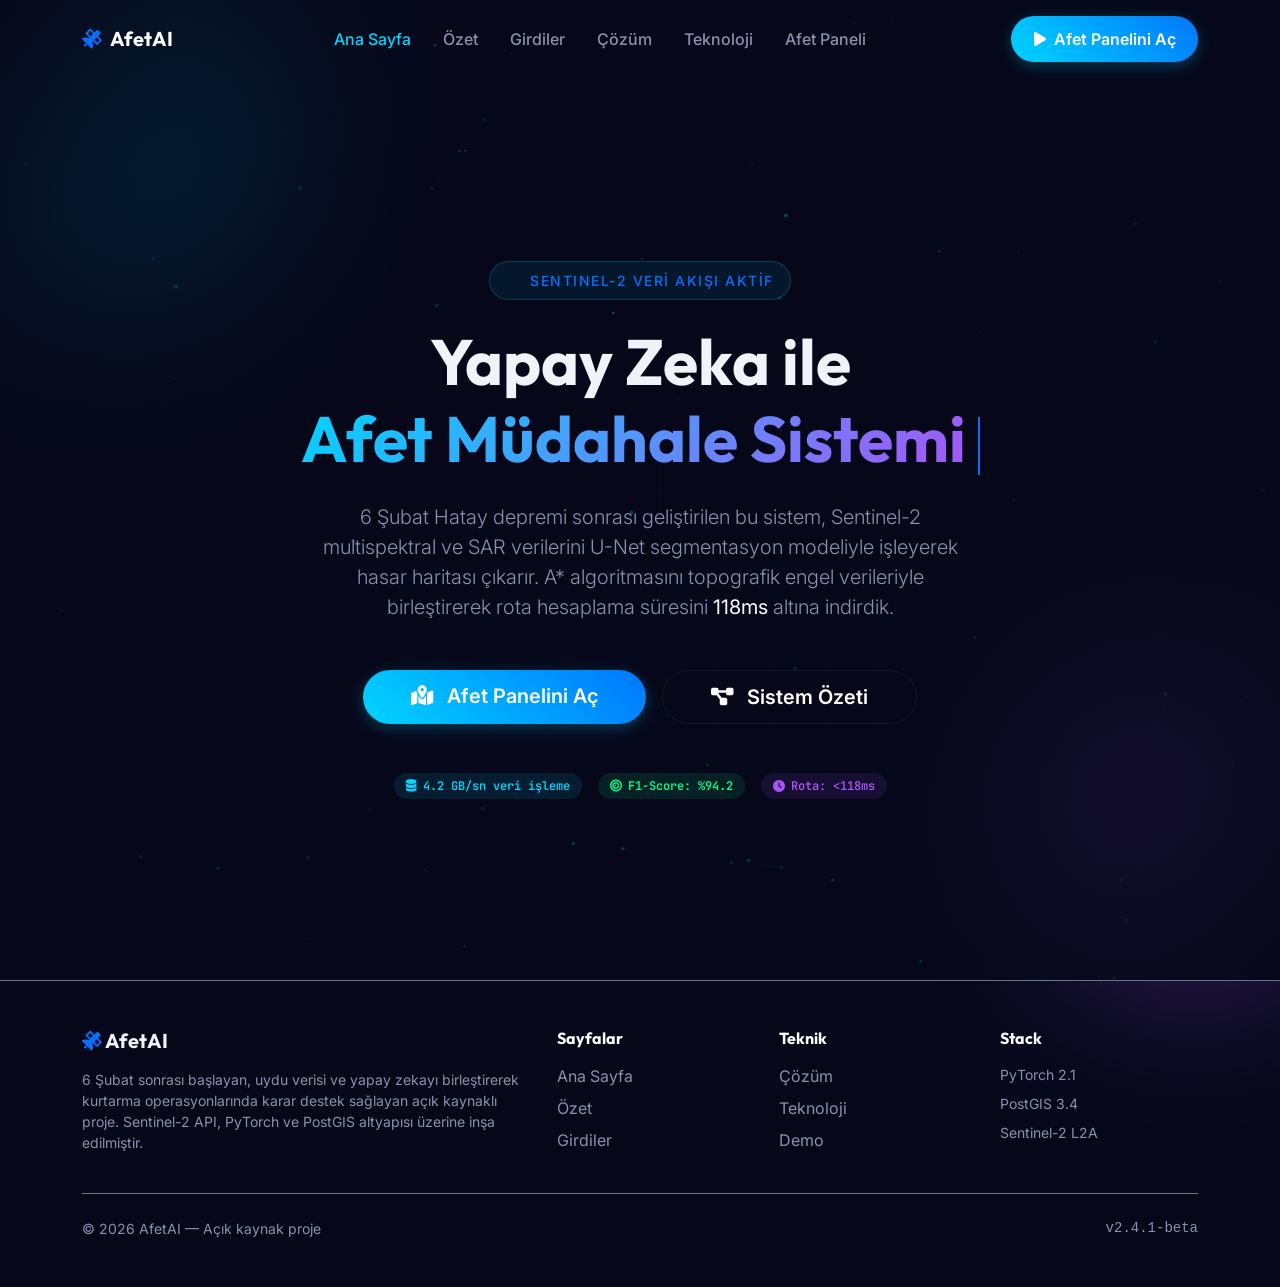
<file: index.html>
<!DOCTYPE html>
<html lang="tr" data-bs-theme="dark">
<head>
    <meta charset="UTF-8">
    <meta name="viewport" content="width=device-width, initial-scale=1.0">
    <meta name="description" content="AfetAI — A* algoritmasını topografik veriler ve anlık engel haritalarıyla hibrit hale getirerek rota hesaplama süresini 118ms altına indiren afet müdahale sistemi.">
    <title>AfetAI — Yapay Zeka Destekli Afet Müdahale Sistemi</title>
    <link href="https://fonts.googleapis.com/css2?family=Inter:wght@400;500;600&family=Outfit:wght@400;700&family=JetBrains+Mono:wght@400;500&display=swap" rel="stylesheet">
    <link href="https://cdn.jsdelivr.net/npm/bootstrap@5.3.3/dist/css/bootstrap.min.css" rel="stylesheet">
    <link rel="stylesheet" href="https://cdnjs.cloudflare.com/ajax/libs/font-awesome/6.5.1/css/all.min.css">
    <link href="https://unpkg.com/aos@2.3.1/dist/aos.css" rel="stylesheet">
    <link rel="stylesheet" href="style.css">
</head>
<body>

    <!-- PAGE LOADER -->
    <div class="page-loader" id="pageLoader">
        <div class="loader-spinner"></div>
        <div class="loader-text">Uydu bağlantısı kuruluyor...</div>
    </div>

    <!-- NAVBAR -->
    <nav class="navbar navbar-expand-lg fixed-top glass-nav py-3" id="navbar">
        <div class="container">
            <a class="navbar-brand text-white" href="index.html">
                <i class="fa-solid fa-satellite text-primary me-2"></i>AfetAI
            </a>
            <button class="navbar-toggler shadow-none border-0" type="button" data-bs-toggle="collapse" data-bs-target="#mainNav">
                <i class="fa-solid fa-bars text-white fs-4"></i>
            </button>
            <div class="collapse navbar-collapse" id="mainNav">
                <ul class="navbar-nav mx-auto mb-2 mb-lg-0 gap-lg-3">
                    <li class="nav-item"><a class="nav-link" href="index.html">Ana Sayfa</a></li>
                    <li class="nav-item"><a class="nav-link" href="ozet.html">Özet</a></li>
                    <li class="nav-item"><a class="nav-link" href="girdiler.html">Girdiler</a></li>
                    <li class="nav-item"><a class="nav-link" href="cozum.html">Çözüm</a></li>
                    <li class="nav-item"><a class="nav-link" href="teknoloji.html">Teknoloji</a></li>
                    <li class="nav-item"><a class="nav-link" href="simulasyon.html">Afet Paneli</a></li>
                </ul>
                <a href="simulasyon.html" class="btn btn-primary-custom rounded-pill mt-3 mt-lg-0">
                    <i class="fa-solid fa-play me-1"></i> Afet Panelini Aç
                </a>
            </div>
        </div>
    </nav>

    <!-- HERO -->
    <section class="hero-wrapper">
        <div class="floating-orb orb-1"></div>
        <div class="floating-orb orb-2"></div>
        <div class="hero-bg">
            <canvas id="hero-canvas"></canvas>
            <div class="hero-overlay"></div>
        </div>

        <div class="container z-1">
            <div class="row min-vh-100 align-items-center">
                <div class="col-lg-8 mx-auto text-center" data-aos="zoom-in" data-aos-duration="1000">
                    <div class="d-inline-flex align-items-center px-3 py-2 rounded-pill mb-4" style="background: rgba(0,212,255,0.08); border: 1px solid rgba(0,212,255,0.2);">
                        <span class="spinner-grow spinner-grow-sm text-primary me-2" role="status"></span>
                        <span class="text-primary fw-medium small" style="letter-spacing: 1.5px;">SENTINEL-2 VERİ AKIŞI AKTİF</span>
                    </div>

                    <h1 class="display-3 fw-bold mb-4">
                        Yapay Zeka ile<br>
                        <span class="text-gradient" id="typewriter"></span>
                        <span class="d-inline-block border-end border-2 border-primary" style="animation: blink 0.8s step-end infinite; height: 0.9em; vertical-align: middle;"></span>
                    </h1>

                    <p class="lead text-muted-custom mb-5 px-lg-5">
                        6 Şubat Hatay depremi sonrası geliştirilen bu sistem, Sentinel-2 multispektral ve SAR verilerini U-Net segmentasyon modeliyle işleyerek hasar haritası çıkarır. A* algoritmasını topografik engel verileriyle birleştirerek rota hesaplama süresini <strong class="text-white">118ms</strong> altına indirdik.
                    </p>

                    <div class="d-flex flex-column flex-sm-row justify-content-center gap-3 mb-5">
                        <a href="teknoloji.html#demo" class="btn btn-primary-custom btn-lg rounded-pill px-5">
                            <i class="fa-solid fa-map-location-dot me-2"></i> Afet Panelini Aç
                        </a>
                        <a href="ozet.html" class="btn btn-outline-custom btn-lg rounded-pill px-5">
                            <i class="fa-solid fa-diagram-project me-2"></i> Sistem Özeti
                        </a>
                    </div>

                    <!-- Mini stats -->
                    <div class="row g-3 justify-content-center" data-aos="fade-up" data-aos-delay="200">
                        <div class="col-auto">
                            <span class="stat-chip" style="background: rgba(0,212,255,0.1); color: var(--color-primary);">
                                <i class="fa-solid fa-database"></i> 4.2 GB/sn veri işleme
                            </span>
                        </div>
                        <div class="col-auto">
                            <span class="stat-chip" style="background: rgba(0,255,136,0.1); color: var(--color-success);">
                                <i class="fa-solid fa-bullseye"></i> F1-Score: %94.2
                            </span>
                        </div>
                        <div class="col-auto">
                            <span class="stat-chip" style="background: rgba(168,85,247,0.1); color: var(--color-purple);">
                                <i class="fa-solid fa-clock"></i> Rota: &lt;118ms
                            </span>
                        </div>
                    </div>
                </div>
            </div>
        </div>
    </section>

    <style>@keyframes blink { 50% { opacity: 0; } }</style>

    <!-- FOOTER -->
    <footer class="py-5 border-top border-secondary">
        <div class="container">
            <div class="row gy-4">
                <div class="col-lg-5">
                    <h5 class="fw-bold mb-3"><i class="fa-solid fa-satellite text-primary"></i> AfetAI</h5>
                    <p class="text-muted-custom small">6 Şubat sonrası başlayan, uydu verisi ve yapay zekayı birleştirerek kurtarma operasyonlarında karar destek sağlayan açık kaynaklı proje. Sentinel-2 API, PyTorch ve PostGIS altyapısı üzerine inşa edilmiştir.</p>
                </div>
                <div class="col-lg-7">
                    <div class="row">
                        <div class="col-6 col-sm-4">
                            <h6 class="fw-bold text-white mb-3">Sayfalar</h6>
                            <ul class="list-unstyled d-flex flex-column gap-2">
                                <li><a href="index.html" class="footer-link">Ana Sayfa</a></li>
                                <li><a href="ozet.html" class="footer-link">Özet</a></li>
                                <li><a href="girdiler.html" class="footer-link">Girdiler</a></li>
                            </ul>
                        </div>
                        <div class="col-6 col-sm-4">
                            <h6 class="fw-bold text-white mb-3">Teknik</h6>
                            <ul class="list-unstyled d-flex flex-column gap-2">
                                <li><a href="cozum.html" class="footer-link">Çözüm</a></li>
                                <li><a href="teknoloji.html" class="footer-link">Teknoloji</a></li>
                                <li><a href="teknoloji.html#demo" class="footer-link">Demo</a></li>
                            </ul>
                        </div>
                        <div class="col-sm-4 mt-3 mt-sm-0">
                            <h6 class="fw-bold text-white mb-3">Stack</h6>
                            <ul class="list-unstyled d-flex flex-column gap-2 text-muted-custom small">
                                <li>PyTorch 2.1</li>
                                <li>PostGIS 3.4</li>
                                <li>Sentinel-2 L2A</li>
                            </ul>
                        </div>
                    </div>
                </div>
            </div>
            <div class="border-top border-secondary mt-4 pt-4 d-flex flex-wrap justify-content-between text-muted-custom small">
                <span>© 2026 AfetAI — Açık kaynak proje</span>
                <span class="font-monospace">v2.4.1-beta</span>
            </div>
        </div>
    </footer>

    <script src="https://cdn.jsdelivr.net/npm/bootstrap@5.3.3/dist/js/bootstrap.bundle.min.js"></script>
    <script src="https://unpkg.com/aos@2.3.1/dist/aos.js"></script>
    <script src="app.js"></script>
</body>
</html>
</file>
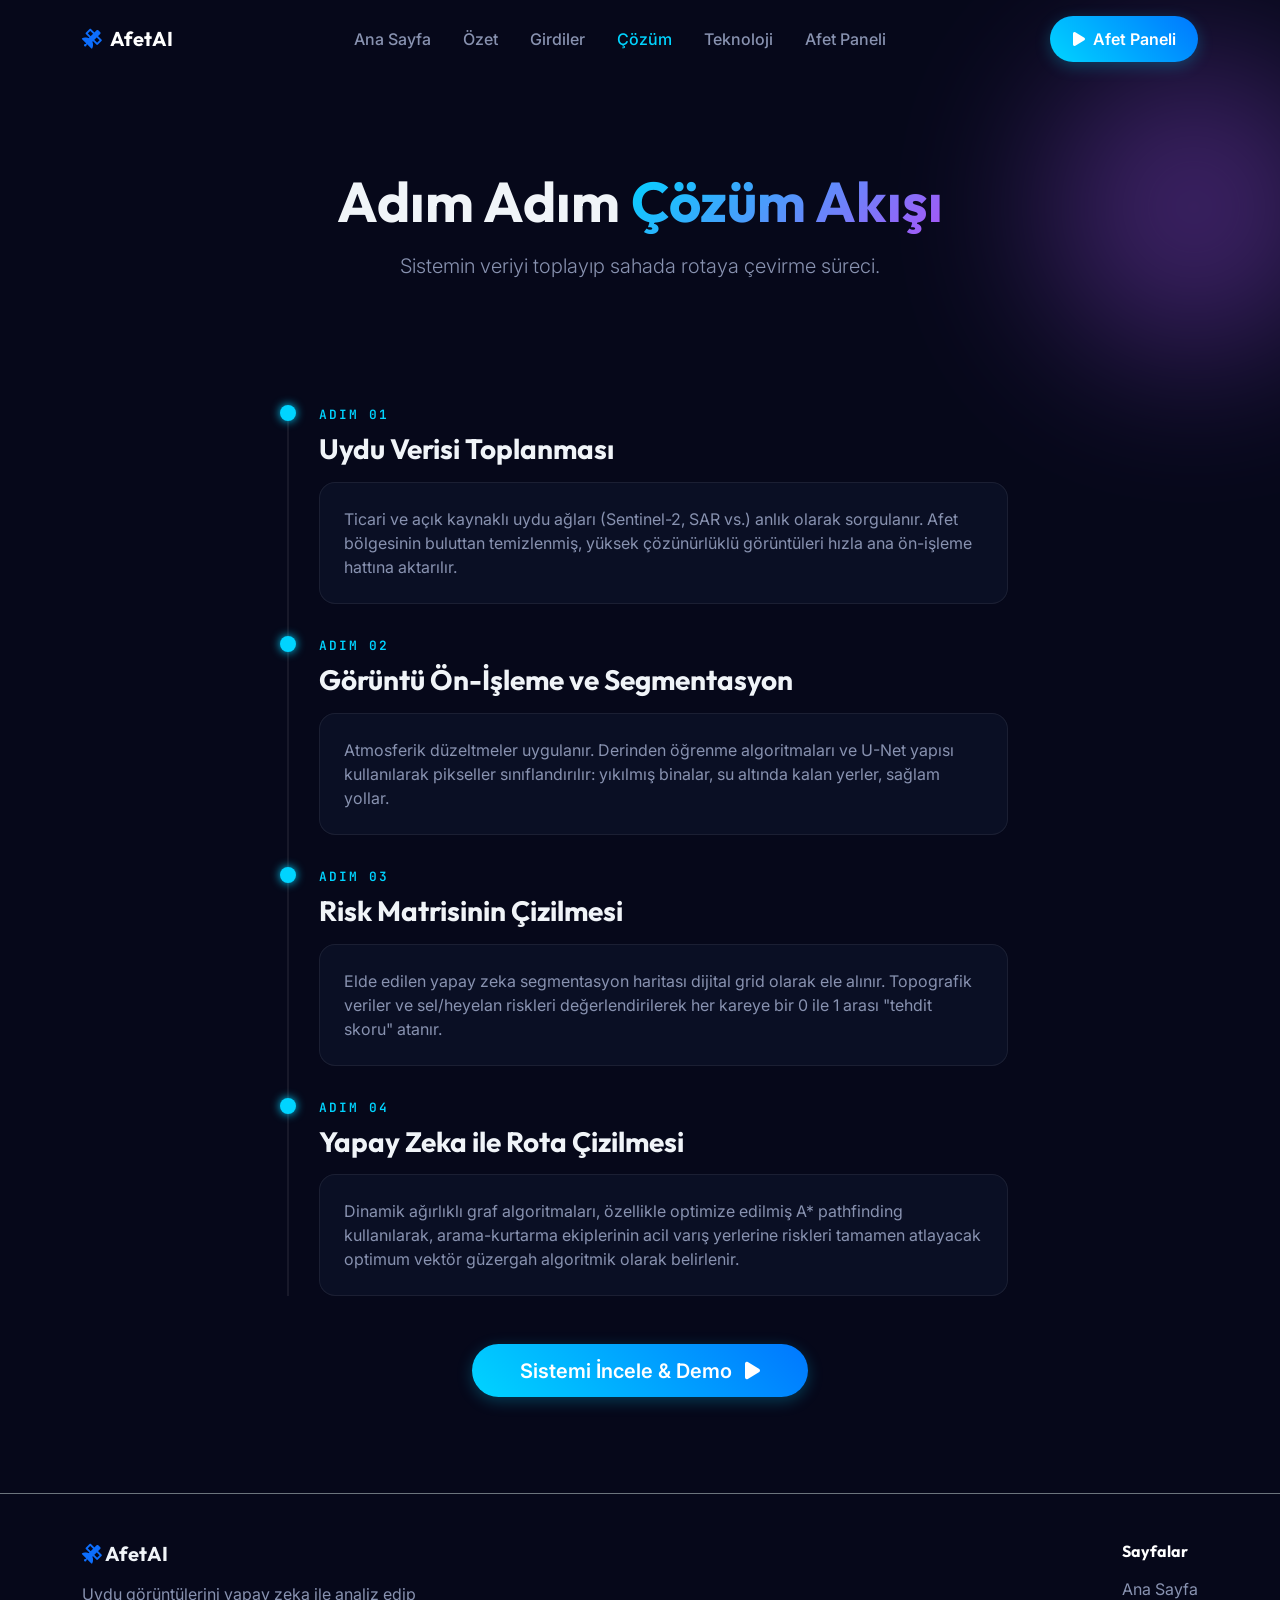
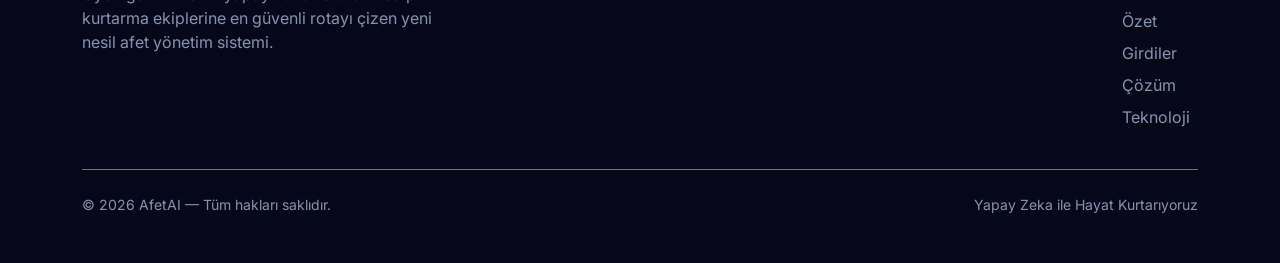
<file: cozum.html>
<!DOCTYPE html>
<html lang="tr" data-bs-theme="dark">
<head>
    <meta charset="UTF-8">
    <meta name="viewport" content="width=device-width, initial-scale=1.0">
    <title>Çözüm — AfetAI</title>
    <!-- Fonts -->
    <link href="https://fonts.googleapis.com/css2?family=Inter:wght@400;500;600&family=Outfit:wght@400;700&display=swap" rel="stylesheet">
    <!-- Bootstrap -->
    <link href="https://cdn.jsdelivr.net/npm/bootstrap@5.3.3/dist/css/bootstrap.min.css" rel="stylesheet">
    <!-- FontAwesome -->
    <link rel="stylesheet" href="https://cdnjs.cloudflare.com/ajax/libs/font-awesome/6.5.1/css/all.min.css">
    <!-- AOS CSS -->
    <link href="https://unpkg.com/aos@2.3.1/dist/aos.css" rel="stylesheet">
    <!-- Custom -->
    <link rel="stylesheet" href="style.css">
</head>
<body class="d-flex flex-column min-vh-100">

    <!-- NAVBAR -->
    <nav class="navbar navbar-expand-lg fixed-top glass-nav py-3">
        <div class="container">
            <a class="navbar-brand text-white" href="index.html">
                <i class="fa-solid fa-satellite text-primary me-2"></i>AfetAI
            </a>
            <button class="navbar-toggler shadow-none border-0" type="button" data-bs-toggle="collapse" data-bs-target="#mainNav">
                <i class="fa-solid fa-bars text-white fs-4"></i>
            </button>
            <div class="collapse navbar-collapse" id="mainNav">
                <ul class="navbar-nav mx-auto mb-2 mb-lg-0 gap-lg-3">
                    <li class="nav-item"><a class="nav-link" href="index.html">Ana Sayfa</a></li>
                    <li class="nav-item"><a class="nav-link" href="ozet.html">Özet</a></li>
                    <li class="nav-item"><a class="nav-link" href="girdiler.html">Girdiler</a></li>
                    <li class="nav-item"><a class="nav-link" href="cozum.html">Çözüm</a></li>
                    <li class="nav-item"><a class="nav-link" href="teknoloji.html">Teknoloji</a></li>
                    <li class="nav-item"><a class="nav-link" href="simulasyon.html">Afet Paneli</a></li>
                </ul>
                <a href="simulasyon.html" class="btn btn-primary-custom rounded-pill mt-3 mt-lg-0"><i class="fa-solid fa-play me-1"></i> Afet Paneli</a>
            </div>
        </div>
    </nav>

    <!-- HEADER -->
    <header class="page-header mt-5">
        <div class="floating-orb orb-2"></div>
        <div class="container" data-aos="fade-up">
            <h1 class="display-4 fw-bold">Adım Adım <span class="text-gradient">Çözüm Akışı</span></h1>
            <p class="lead text-muted-custom mt-3">Sistemin veriyi toplayıp sahada rotaya çevirme süreci.</p>
        </div>
    </header>

    <!-- TIMELINE -->
    <section class="py-5 mb-5">
        <div class="container">
            <div class="row">
                <div class="col-lg-8 mx-auto">
                    <div class="timeline">
                        
                        <!-- Item 1 -->
                        <div class="timeline-item" data-aos="fade-up">
                            <div class="timeline-dot"></div>
                            <div class="timeline-step">Adım 01</div>
                            <h3 class="fw-bold mb-3">Uydu Verisi Toplanması</h3>
                            <div class="glass-card p-4">
                                <p class="text-muted-custom mb-0">
                                    Ticari ve açık kaynaklı uydu ağları (Sentinel-2, SAR vs.) anlık olarak sorgulanır. Afet bölgesinin buluttan temizlenmiş, yüksek çözünürlüklü görüntüleri hızla ana ön-işleme hattına aktarılır.
                                </p>
                            </div>
                        </div>

                        <!-- Item 2 -->
                        <div class="timeline-item" data-aos="fade-up">
                            <div class="timeline-dot"></div>
                            <div class="timeline-step">Adım 02</div>
                            <h3 class="fw-bold mb-3">Görüntü Ön-İşleme ve Segmentasyon</h3>
                            <div class="glass-card p-4">
                                <p class="text-muted-custom mb-0">
                                    Atmosferik düzeltmeler uygulanır. Derinden öğrenme algoritmaları ve U-Net yapısı kullanılarak pikseller sınıflandırılır: yıkılmış binalar, su altında kalan yerler, sağlam yollar.
                                </p>
                            </div>
                        </div>

                        <!-- Item 3 -->
                        <div class="timeline-item" data-aos="fade-up">
                            <div class="timeline-dot"></div>
                            <div class="timeline-step">Adım 03</div>
                            <h3 class="fw-bold mb-3">Risk Matrisinin Çizilmesi</h3>
                            <div class="glass-card p-4">
                                <p class="text-muted-custom mb-0">
                                    Elde edilen yapay zeka segmentasyon haritası dijital grid olarak ele alınır. Topografik veriler ve sel/heyelan riskleri değerlendirilerek her kareye bir 0 ile 1 arası "tehdit skoru" atanır.
                                </p>
                            </div>
                        </div>

                        <!-- Item 4 -->
                        <div class="timeline-item" data-aos="fade-up">
                            <div class="timeline-dot"></div>
                            <div class="timeline-step">Adım 04</div>
                            <h3 class="fw-bold mb-3">Yapay Zeka ile Rota Çizilmesi</h3>
                            <div class="glass-card p-4">
                                <p class="text-muted-custom mb-0">
                                    Dinamik ağırlıklı graf algoritmaları, özellikle optimize edilmiş A* pathfinding kullanılarak, arama-kurtarma ekiplerinin acil varış yerlerine riskleri tamamen atlayacak optimum vektör güzergah algoritmik olarak belirlenir.
                                </p>
                            </div>
                        </div>

                    </div>
                </div>
            </div>
            
            <div class="text-center mt-5" data-aos="zoom-in">
                <a href="teknoloji.html" class="btn btn-primary-custom rounded-pill btn-lg px-5">Sistemi İncele & Demo <i class="fa-solid fa-play ms-2"></i></a>
            </div>
        </div>
    </section>

    <!-- FOOTER -->
    <footer class="mt-auto py-5 border-top border-secondary">
        <div class="container">
            <div class="row gy-4">
                <div class="col-lg-4">
                    <h5 class="fw-bold mb-3"><i class="fa-solid fa-satellite text-primary"></i> AfetAI</h5>
                    <p class="text-muted-custom">Uydu görüntülerini yapay zeka ile analiz edip kurtarma ekiplerine en güvenli rotayı çizen yeni nesil afet yönetim sistemi.</p>
                </div>
                <div class="col-lg-8 d-flex justify-content-lg-end justify-content-start gap-5">
                    <div>
                        <h6 class="fw-bold text-white mb-3">Sayfalar</h6>
                        <ul class="list-unstyled d-flex flex-column gap-2">
                            <li><a href="index.html" class="footer-link">Ana Sayfa</a></li>
                            <li><a href="ozet.html" class="footer-link">Özet</a></li>
                            <li><a href="girdiler.html" class="footer-link">Girdiler</a></li>
                            <li><a href="cozum.html" class="footer-link">Çözüm</a></li>
                            <li><a href="teknoloji.html" class="footer-link">Teknoloji</a></li>
                        </ul>
                    </div>
                </div>
            </div>
            <div class="border-top border-secondary mt-4 pt-4 d-flex justify-content-between text-muted-custom small">
                <span>© 2026 AfetAI — Tüm hakları saklıdır.</span>
                <span>Yapay Zeka ile Hayat Kurtarıyoruz</span>
            </div>
        </div>
    </footer>

    <!-- Scripts -->
    <script src="https://cdn.jsdelivr.net/npm/bootstrap@5.3.3/dist/js/bootstrap.bundle.min.js"></script>
    <script src="https://unpkg.com/aos@2.3.1/dist/aos.js"></script>
    <script src="app.js"></script>
</body>
</html>
</file>
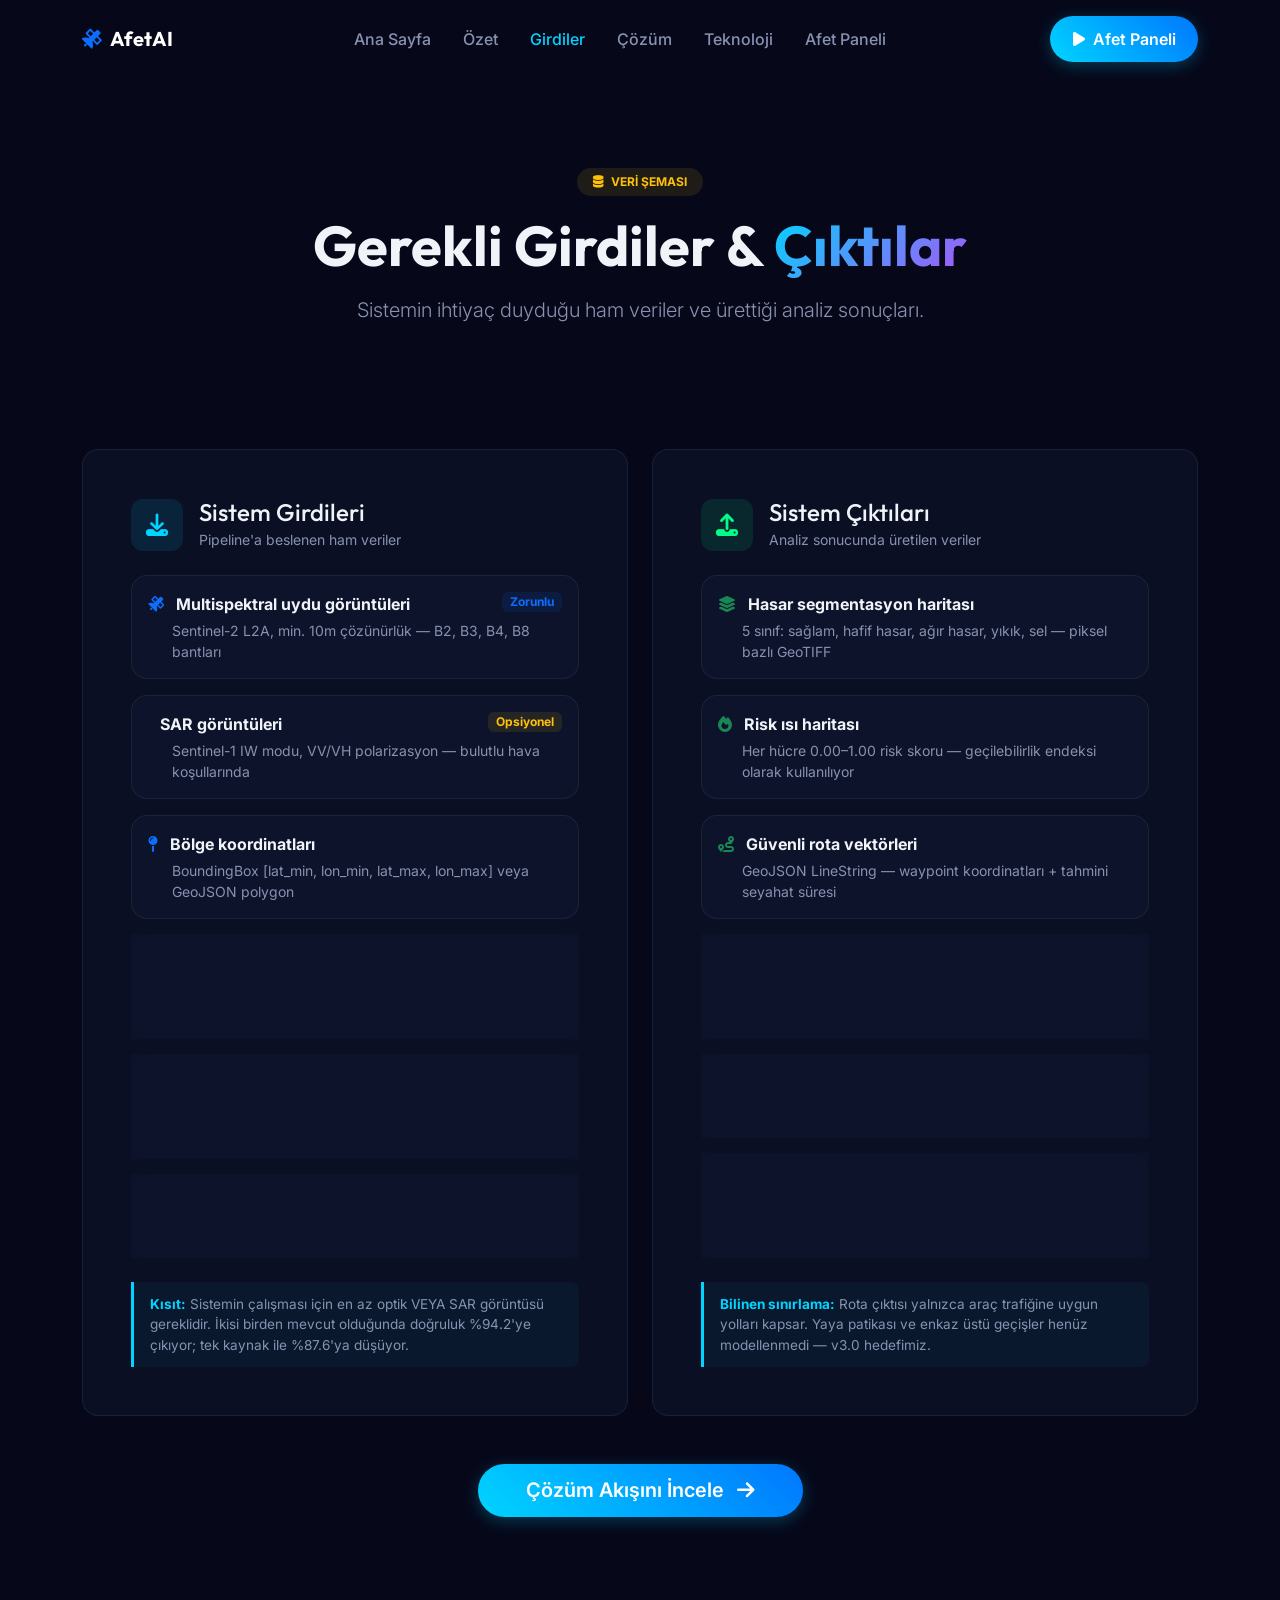
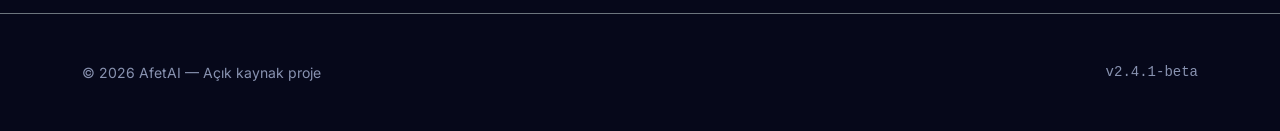
<file: girdiler.html>
<!DOCTYPE html>
<html lang="tr" data-bs-theme="dark">
<head>
    <meta charset="UTF-8">
    <meta name="viewport" content="width=device-width, initial-scale=1.0">
    <title>Gerekli Girdiler — AfetAI</title>
    <link href="https://fonts.googleapis.com/css2?family=Inter:wght@400;500;600&family=Outfit:wght@400;700&family=JetBrains+Mono:wght@400;500&display=swap" rel="stylesheet">
    <link href="https://cdn.jsdelivr.net/npm/bootstrap@5.3.3/dist/css/bootstrap.min.css" rel="stylesheet">
    <link rel="stylesheet" href="https://cdnjs.cloudflare.com/ajax/libs/font-awesome/6.5.1/css/all.min.css">
    <link href="https://unpkg.com/aos@2.3.1/dist/aos.css" rel="stylesheet">
    <link rel="stylesheet" href="style.css">
</head>
<body>

    <!-- PAGE LOADER -->
    <div class="page-loader" id="pageLoader">
        <div class="loader-spinner"></div>
        <div class="loader-text">Veri şeması okunuyor...</div>
    </div>

    <!-- NAVBAR -->
    <nav class="navbar navbar-expand-lg fixed-top glass-nav py-3" id="navbar">
        <div class="container">
            <a class="navbar-brand text-white" href="index.html"><i class="fa-solid fa-satellite text-primary me-2"></i>AfetAI</a>
            <button class="navbar-toggler shadow-none border-0" type="button" data-bs-toggle="collapse" data-bs-target="#mainNav"><i class="fa-solid fa-bars text-white fs-4"></i></button>
            <div class="collapse navbar-collapse" id="mainNav">
                <ul class="navbar-nav mx-auto mb-2 mb-lg-0 gap-lg-3">
                    <li class="nav-item"><a class="nav-link" href="index.html">Ana Sayfa</a></li>
                    <li class="nav-item"><a class="nav-link" href="ozet.html">Özet</a></li>
                    <li class="nav-item"><a class="nav-link" href="girdiler.html">Girdiler</a></li>
                    <li class="nav-item"><a class="nav-link" href="cozum.html">Çözüm</a></li>
                    <li class="nav-item"><a class="nav-link" href="teknoloji.html">Teknoloji</a></li>
                    <li class="nav-item"><a class="nav-link" href="simulasyon.html">Afet Paneli</a></li>
                </ul>
                <a href="simulasyon.html" class="btn btn-primary-custom rounded-pill mt-3 mt-lg-0"><i class="fa-solid fa-play me-1"></i> Afet Paneli</a>
            </div>
        </div>
    </nav>

    <!-- HEADER -->
    <header class="page-header mt-5">
        <div class="container" data-aos="fade-up">
            <span class="badge bg-warning bg-opacity-10 text-warning rounded-pill px-3 py-2 mb-3">
                <i class="fa-solid fa-database me-1"></i> VERİ ŞEMASI
            </span>
            <h1 class="display-4 fw-bold">Gerekli Girdiler & <span class="text-gradient">Çıktılar</span></h1>
            <p class="lead text-muted-custom mt-3">Sistemin ihtiyaç duyduğu ham veriler ve ürettiği analiz sonuçları.</p>
        </div>
    </header>

    <!-- GİRDİ / ÇIKTI BENTO -->
    <section class="py-5 mb-5">
        <div class="container">
            <div class="row g-4">

                <!-- GİRDİLER -->
                <div class="col-lg-6" data-aos="fade-right">
                    <div class="glass-card p-4 p-lg-5 h-100">
                        <div class="d-flex align-items-center mb-4">
                            <div class="icon-box icon-cyan me-3 flex-shrink-0"><i class="fa-solid fa-download"></i></div>
                            <div>
                                <h2 class="h4 mb-0">Sistem Girdileri</h2>
                                <small class="text-muted-custom">Pipeline'a beslenen ham veriler</small>
                            </div>
                        </div>

                        <div class="d-flex flex-column gap-3">
                            <div class="glass-card p-3">
                                <div class="d-flex justify-content-between align-items-start">
                                    <div>
                                        <i class="fa-solid fa-satellite text-primary me-2"></i>
                                        <strong>Multispektral uydu görüntüleri</strong>
                                    </div>
                                    <span class="badge bg-primary bg-opacity-10 text-primary small">Zorunlu</span>
                                </div>
                                <small class="text-muted-custom d-block mt-1 ms-4">Sentinel-2 L2A, min. 10m çözünürlük — B2, B3, B4, B8 bantları</small>
                            </div>
                            <div class="glass-card p-3">
                                <div class="d-flex justify-content-between align-items-start">
                                    <div>
                                        <i class="fa-solid fa-radar text-primary me-2"></i>
                                        <strong>SAR görüntüleri</strong>
                                    </div>
                                    <span class="badge bg-warning bg-opacity-10 text-warning small">Opsiyonel</span>
                                </div>
                                <small class="text-muted-custom d-block mt-1 ms-4">Sentinel-1 IW modu, VV/VH polarizasyon — bulutlu hava koşullarında</small>
                            </div>
                            <div class="glass-card p-3">
                                <i class="fa-solid fa-map-pin text-primary me-2"></i>
                                <strong>Bölge koordinatları</strong>
                                <small class="text-muted-custom d-block mt-1 ms-4">BoundingBox [lat_min, lon_min, lat_max, lon_max] veya GeoJSON polygon</small>
                            </div>
                            <div class="glass-card p-3">
                                <i class="fa-solid fa-mountain text-primary me-2"></i>
                                <strong>Sayısal Yükseklik Modeli (DEM)</strong>
                                <small class="text-muted-custom d-block mt-1 ms-4">SRTM 30m veya Copernicus GLO-30 — heyelan risk analizi için</small>
                            </div>
                            <div class="glass-card p-3">
                                <i class="fa-solid fa-road text-primary me-2"></i>
                                <strong>Yol ağı verisi</strong>
                                <small class="text-muted-custom d-block mt-1 ms-4">OpenStreetMap Overpass API — highway, bridge, tunnel tag'leri</small>
                            </div>
                            <div class="glass-card p-3">
                                <i class="fa-solid fa-location-crosshairs text-primary me-2"></i>
                                <strong>Ekip GPS koordinatları</strong>
                                <small class="text-muted-custom d-block mt-1 ms-4">Kurtarma üssü başlangıç noktası + hedef koordinatlar</small>
                            </div>
                        </div>

                        <div class="tech-note mt-4">
                            <strong>Kısıt:</strong> Sistemin çalışması için en az optik VEYA SAR görüntüsü gereklidir. İkisi birden mevcut olduğunda doğruluk %94.2'ye çıkıyor; tek kaynak ile %87.6'ya düşüyor.
                        </div>
                    </div>
                </div>

                <!-- ÇIKTILAR -->
                <div class="col-lg-6" data-aos="fade-left">
                    <div class="glass-card p-4 p-lg-5 h-100">
                        <div class="d-flex align-items-center mb-4">
                            <div class="icon-box icon-green me-3 flex-shrink-0"><i class="fa-solid fa-upload"></i></div>
                            <div>
                                <h2 class="h4 mb-0">Sistem Çıktıları</h2>
                                <small class="text-muted-custom">Analiz sonucunda üretilen veriler</small>
                            </div>
                        </div>

                        <div class="d-flex flex-column gap-3">
                            <div class="glass-card p-3">
                                <i class="fa-solid fa-layer-group text-success me-2"></i>
                                <strong>Hasar segmentasyon haritası</strong>
                                <small class="text-muted-custom d-block mt-1 ms-4">5 sınıf: sağlam, hafif hasar, ağır hasar, yıkık, sel — piksel bazlı GeoTIFF</small>
                            </div>
                            <div class="glass-card p-3">
                                <i class="fa-solid fa-fire text-success me-2"></i>
                                <strong>Risk ısı haritası</strong>
                                <small class="text-muted-custom d-block mt-1 ms-4">Her hücre 0.00–1.00 risk skoru — geçilebilirlik endeksi olarak kullanılıyor</small>
                            </div>
                            <div class="glass-card p-3">
                                <i class="fa-solid fa-route text-success me-2"></i>
                                <strong>Güvenli rota vektörleri</strong>
                                <small class="text-muted-custom d-block mt-1 ms-4">GeoJSON LineString — waypoint koordinatları + tahmini seyahat süresi</small>
                            </div>
                            <div class="glass-card p-3">
                                <i class="fa-solid fa-chart-bar text-success me-2"></i>
                                <strong>Hasar istatistik raporu</strong>
                                <small class="text-muted-custom d-block mt-1 ms-4">Etkilenen bina sayısı, toplam hasar alanı (km²), erişilebilirlik yüzdesi</small>
                            </div>
                            <div class="glass-card p-3">
                                <i class="fa-solid fa-code-branch text-success me-2"></i>
                                <strong>Alternatif rota önerileri</strong>
                                <small class="text-muted-custom d-block mt-1 ms-4">En az 2 alternatif — risk/süre trade-off'u tablo olarak verilir</small>
                            </div>
                            <div class="glass-card p-3">
                                <i class="fa-solid fa-mobile-screen text-success me-2"></i>
                                <strong>Mobil push bildirim verisi</strong>
                                <small class="text-muted-custom d-block mt-1 ms-4">WebSocket üzerinden sahadaki ekiplere anlık rota güncellemesi</small>
                            </div>
                        </div>

                        <div class="tech-note mt-4">
                            <strong>Bilinen sınırlama:</strong> Rota çıktısı yalnızca araç trafiğine uygun yolları kapsar. Yaya patikası ve enkaz üstü geçişler henüz modellenmedi — v3.0 hedefimiz.
                        </div>
                    </div>
                </div>
            </div>

            <div class="text-center mt-5" data-aos="fade-up">
                <a href="cozum.html" class="btn btn-primary-custom rounded-pill btn-lg px-5">
                    Çözüm Akışını İncele <i class="fa-solid fa-arrow-right ms-2"></i>
                </a>
            </div>
        </div>
    </section>

    <!-- FOOTER -->
    <footer class="py-5 border-top border-secondary">
        <div class="container">
            <div class="d-flex flex-wrap justify-content-between text-muted-custom small">
                <span>© 2026 AfetAI — Açık kaynak proje</span>
                <span class="font-monospace">v2.4.1-beta</span>
            </div>
        </div>
    </footer>

    <script src="https://cdn.jsdelivr.net/npm/bootstrap@5.3.3/dist/js/bootstrap.bundle.min.js"></script>
    <script src="https://unpkg.com/aos@2.3.1/dist/aos.js"></script>
    <script src="app.js"></script>
</body>
</html>
</file>
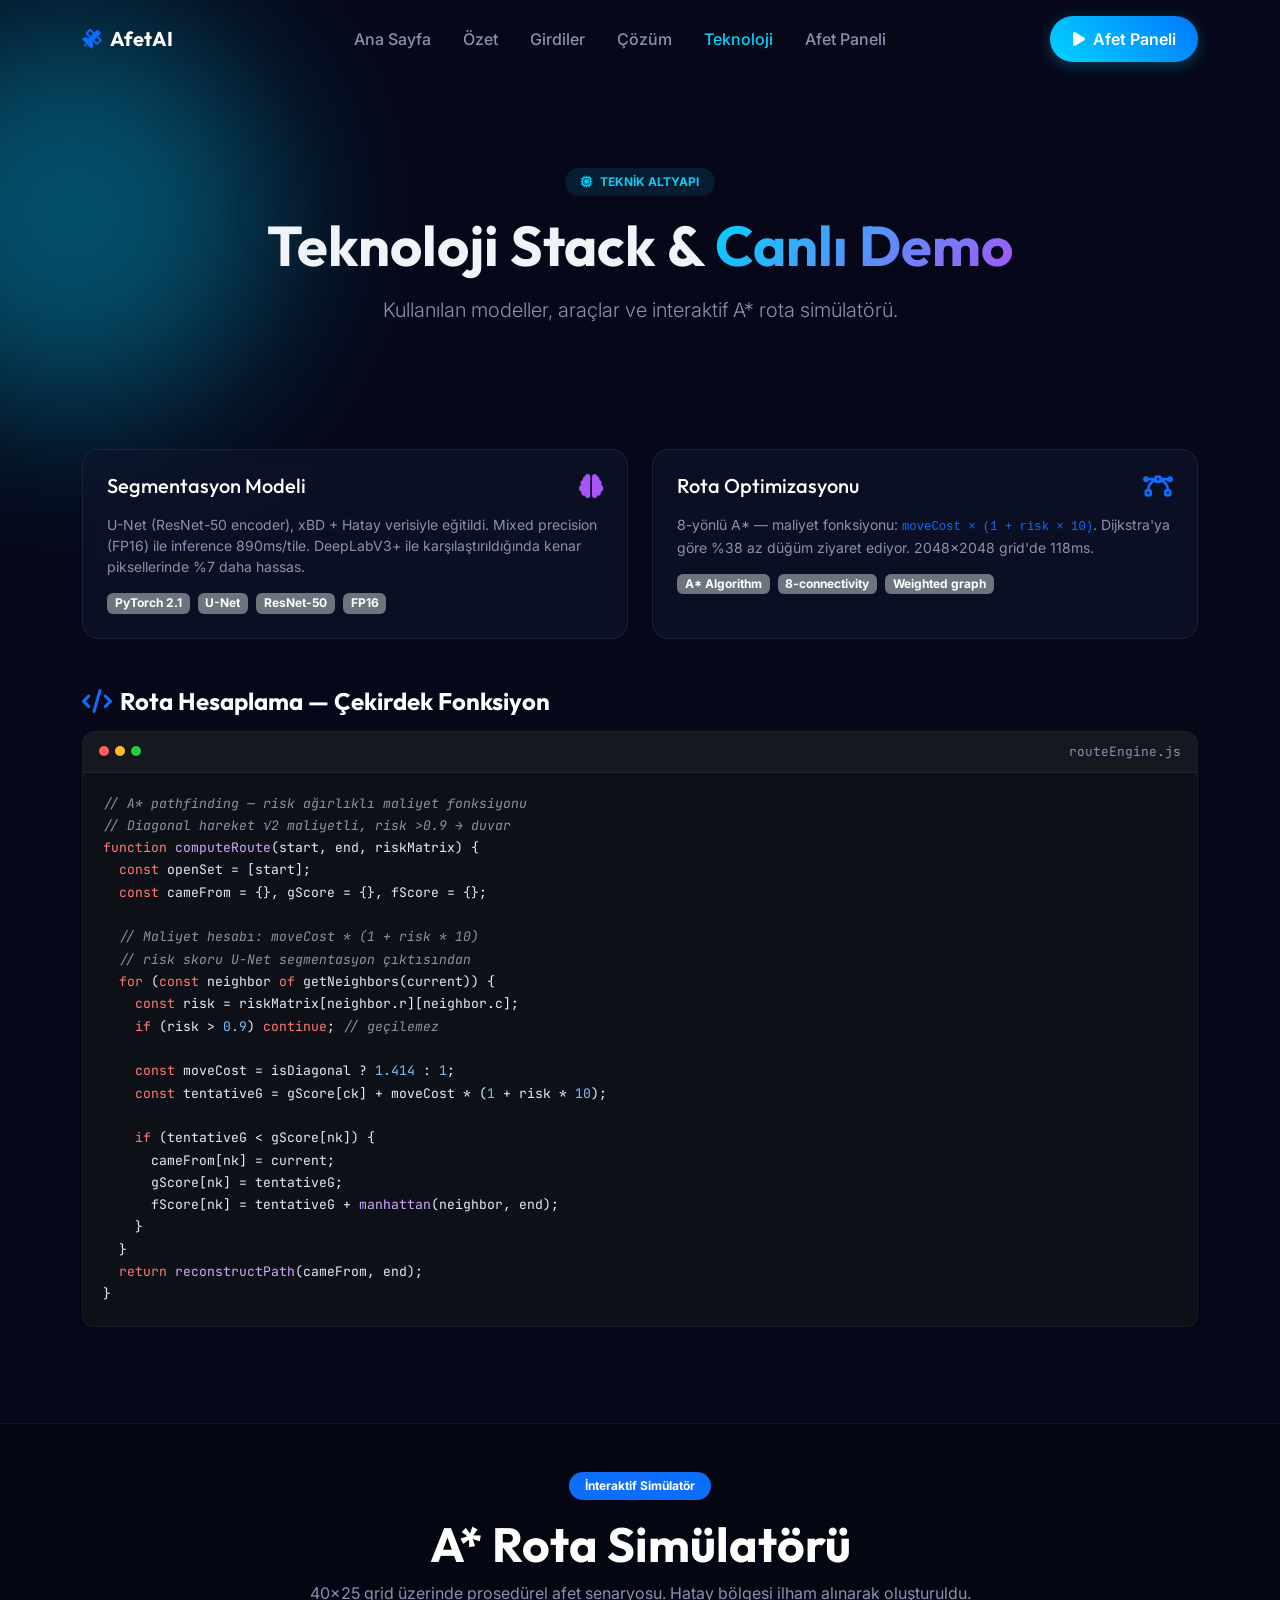
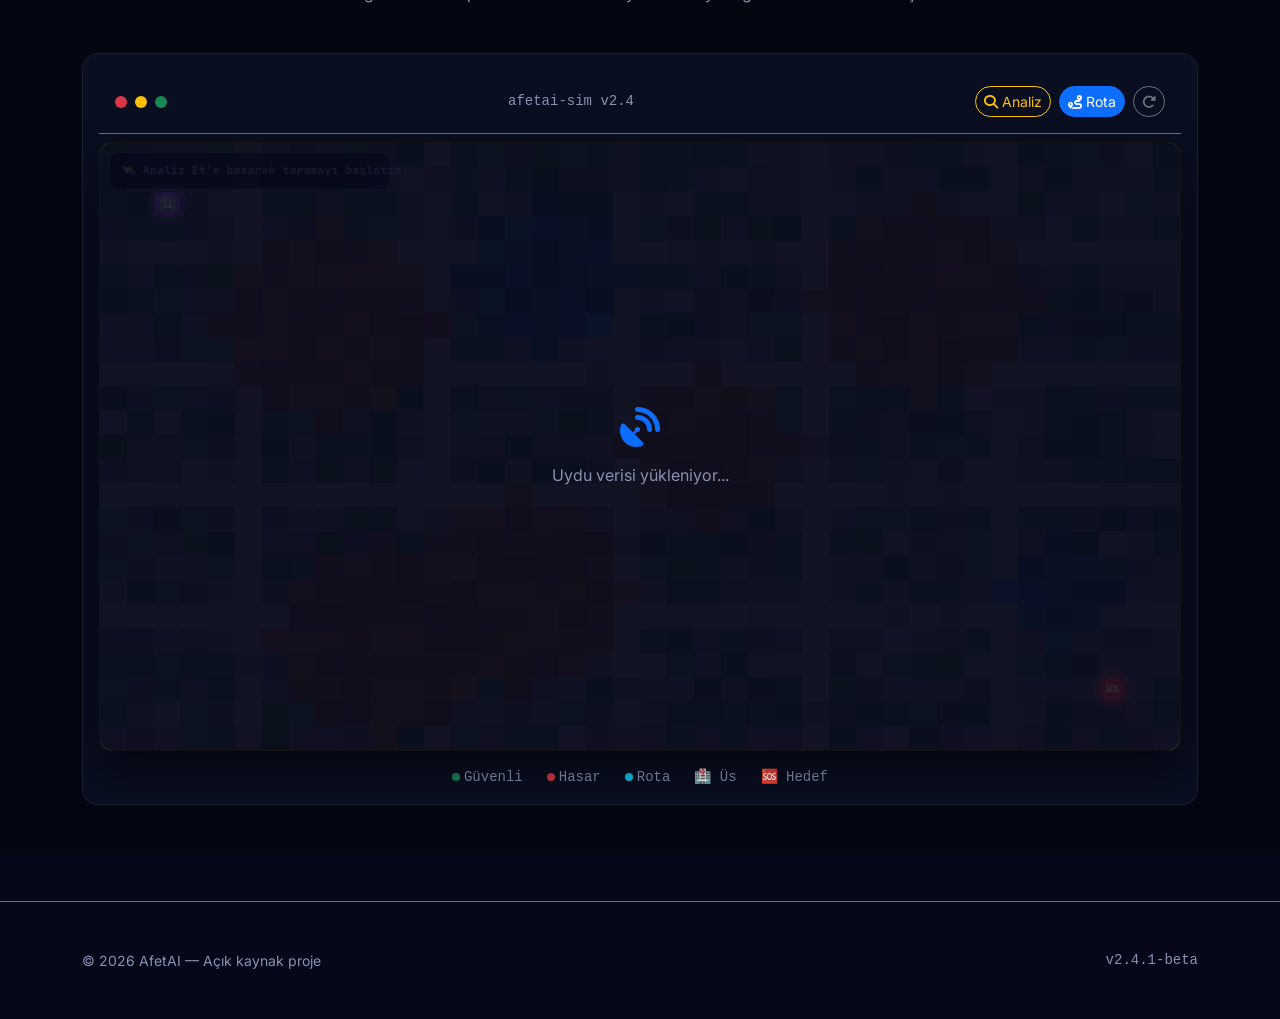
<file: teknoloji.html>
<!DOCTYPE html>
<html lang="tr" data-bs-theme="dark">
<head>
    <meta charset="UTF-8">
    <meta name="viewport" content="width=device-width, initial-scale=1.0">
    <title>Teknoloji &amp; Demo — AfetAI</title>
    <link href="https://fonts.googleapis.com/css2?family=Inter:wght@400;500;600&family=Outfit:wght@400;700&family=JetBrains+Mono:wght@400;500&display=swap" rel="stylesheet">
    <link href="https://cdn.jsdelivr.net/npm/bootstrap@5.3.3/dist/css/bootstrap.min.css" rel="stylesheet">
    <link rel="stylesheet" href="https://cdnjs.cloudflare.com/ajax/libs/font-awesome/6.5.1/css/all.min.css">
    <link href="https://unpkg.com/aos@2.3.1/dist/aos.css" rel="stylesheet">
    <link rel="stylesheet" href="style.css">
</head>
<body>

    <!-- PAGE LOADER -->
    <div class="page-loader" id="pageLoader">
        <div class="loader-spinner"></div>
        <div class="loader-text">Model ağırlıkları yükleniyor...</div>
    </div>

    <!-- NAVBAR -->
    <nav class="navbar navbar-expand-lg fixed-top glass-nav py-3" id="navbar">
        <div class="container">
            <a class="navbar-brand text-white" href="index.html"><i class="fa-solid fa-satellite text-primary me-2"></i>AfetAI</a>
            <button class="navbar-toggler shadow-none border-0" type="button" data-bs-toggle="collapse" data-bs-target="#mainNav"><i class="fa-solid fa-bars text-white fs-4"></i></button>
            <div class="collapse navbar-collapse" id="mainNav">
                <ul class="navbar-nav mx-auto mb-2 mb-lg-0 gap-lg-3">
                    <li class="nav-item"><a class="nav-link" href="index.html">Ana Sayfa</a></li>
                    <li class="nav-item"><a class="nav-link" href="ozet.html">Özet</a></li>
                    <li class="nav-item"><a class="nav-link" href="girdiler.html">Girdiler</a></li>
                    <li class="nav-item"><a class="nav-link" href="cozum.html">Çözüm</a></li>
                    <li class="nav-item"><a class="nav-link" href="teknoloji.html">Teknoloji</a></li>
                    <li class="nav-item"><a class="nav-link" href="simulasyon.html">Afet Paneli</a></li>
                </ul>
                <a href="simulasyon.html" class="btn btn-primary-custom rounded-pill mt-3 mt-lg-0"><i class="fa-solid fa-play me-1"></i> Afet Paneli</a>
            </div>
        </div>
    </nav>

    <!-- HEADER -->
    <header class="page-header mt-5">
        <div class="floating-orb orb-1"></div>
        <div class="container" data-aos="fade-up">
            <span class="badge bg-info bg-opacity-10 text-info rounded-pill px-3 py-2 mb-3">
                <i class="fa-solid fa-microchip me-1"></i> TEKNİK ALTYAPI
            </span>
            <h1 class="display-4 fw-bold">Teknoloji Stack &amp; <span class="text-gradient">Canlı Demo</span></h1>
            <p class="lead text-muted-custom mt-3">Kullanılan modeller, araçlar ve interaktif A* rota simülatörü.</p>
        </div>
    </header>

    <!-- TEK KARTLAR -->
    <section class="py-5">
        <div class="container">
            <div class="row g-4 mb-5">
                <div class="col-md-6" data-aos="fade-up" data-aos-delay="100">
                    <div class="glass-card p-4 h-100">
                        <div class="d-flex justify-content-between align-items-center mb-3">
                            <h3 class="h5 text-white mb-0">Segmentasyon Modeli</h3>
                            <i class="fa-solid fa-brain fs-4" style="color: var(--color-purple);"></i>
                        </div>
                        <p class="text-muted-custom small">
                            U-Net (ResNet-50 encoder), xBD + Hatay verisiyle eğitildi. Mixed precision (FP16) ile
                            inference 890ms/tile. DeepLabV3+ ile karşılaştırıldığında kenar piksellerinde %7 daha hassas.
                        </p>
                        <div class="d-flex flex-wrap gap-2 mt-3">
                            <span class="badge bg-secondary">PyTorch 2.1</span>
                            <span class="badge bg-secondary">U-Net</span>
                            <span class="badge bg-secondary">ResNet-50</span>
                            <span class="badge bg-secondary">FP16</span>
                        </div>
                    </div>
                </div>
                <div class="col-md-6" data-aos="fade-up" data-aos-delay="200">
                    <div class="glass-card p-4 h-100">
                        <div class="d-flex justify-content-between align-items-center mb-3">
                            <h3 class="h5 text-white mb-0">Rota Optimizasyonu</h3>
                            <i class="fa-solid fa-bezier-curve fs-4 text-primary"></i>
                        </div>
                        <p class="text-muted-custom small">
                            8-yönlü A* — maliyet fonksiyonu: <code class="text-primary">moveCost × (1 + risk × 10)</code>.
                            Dijkstra'ya göre %38 az düğüm ziyaret ediyor. 2048×2048 grid'de 118ms.
                        </p>
                        <div class="d-flex flex-wrap gap-2 mt-3">
                            <span class="badge bg-secondary">A* Algorithm</span>
                            <span class="badge bg-secondary">8-connectivity</span>
                            <span class="badge bg-secondary">Weighted graph</span>
                        </div>
                    </div>
                </div>
            </div>

            <!-- CODE SNIPPET -->
            <div data-aos="fade-up">
                <h4 class="text-white mb-3"><i class="fa-solid fa-code me-2 text-primary"></i>Rota Hesaplama — Çekirdek Fonksiyon</h4>
                <div class="code-block">
                    <div class="code-block-header">
                        <div class="code-block-dots"><span></span><span></span><span></span></div>
                        <span>routeEngine.js</span>
                    </div>
                    <pre><span class="cm">// A* pathfinding — risk ağırlıklı maliyet fonksiyonu</span>
<span class="cm">// Diagonal hareket √2 maliyetli, risk >0.9 → duvar</span>
<span class="kw">function</span> <span class="fn">computeRoute</span>(start, end, riskMatrix) {
  <span class="kw">const</span> openSet = [start];
  <span class="kw">const</span> cameFrom = {}, gScore = {}, fScore = {};

  <span class="cm">// Maliyet hesabı: moveCost * (1 + risk * 10)</span>
  <span class="cm">// risk skoru U-Net segmentasyon çıktısından</span>
  <span class="kw">for</span> (<span class="kw">const</span> neighbor <span class="kw">of</span> getNeighbors(current)) {
    <span class="kw">const</span> risk = riskMatrix[neighbor.r][neighbor.c];
    <span class="kw">if</span> (risk > <span class="num">0.9</span>) <span class="kw">continue</span>; <span class="cm">// geçilemez</span>

    <span class="kw">const</span> moveCost = isDiagonal ? <span class="num">1.414</span> : <span class="num">1</span>;
    <span class="kw">const</span> tentativeG = gScore[ck] + moveCost * (<span class="num">1</span> + risk * <span class="num">10</span>);

    <span class="kw">if</span> (tentativeG < gScore[nk]) {
      cameFrom[nk] = current;
      gScore[nk] = tentativeG;
      fScore[nk] = tentativeG + <span class="fn">manhattan</span>(neighbor, end);
    }
  }
  <span class="kw">return</span> <span class="fn">reconstructPath</span>(cameFrom, end);
}</pre>
                </div>
            </div>
        </div>
    </section>

    <!-- DEMO -->
    <section id="demo" class="py-5 my-5" style="background: rgba(0,0,0,0.3); border-top: 1px solid rgba(255,255,255,0.05);">
        <div class="container">
            <div class="text-center mb-5" data-aos="fade-up">
                <span class="badge bg-primary px-3 py-2 rounded-pill mb-3">İnteraktif Simülatör</span>
                <h2 class="display-5 fw-bold text-white">A* Rota Simülatörü</h2>
                <p class="text-muted-custom">40×25 grid üzerinde prosedürel afet senaryosu. Hatay bölgesi ilham alınarak oluşturuldu.</p>
            </div>

            <div data-aos="zoom-in">
                <div class="glass-card p-2 p-md-3">
                    <div class="d-flex justify-content-between align-items-center p-3 border-bottom border-secondary mb-2">
                        <div class="d-flex gap-2"><span class="d-inline-block rounded-circle bg-danger" style="width:12px;height:12px;"></span><span class="d-inline-block rounded-circle bg-warning" style="width:12px;height:12px;"></span><span class="d-inline-block rounded-circle bg-success" style="width:12px;height:12px;"></span></div>
                        <span class="text-muted-custom small font-monospace">afetai-sim v2.4</span>
                        <div class="d-flex gap-2">
                            <button id="btnAnalyze" class="btn btn-sm btn-outline-warning rounded-pill"><i class="fa-solid fa-magnifying-glass me-1"></i>Analiz</button>
                            <button id="btnRoute" class="btn btn-sm btn-primary rounded-pill"><i class="fa-solid fa-route me-1"></i>Rota</button>
                            <button id="btnReset" class="btn btn-sm btn-outline-secondary rounded-pill"><i class="fa-solid fa-rotate-right"></i></button>
                        </div>
                    </div>
                    <div class="demo-canvas-wrapper w-100 position-relative">
                        <!-- Status overlay (loading / error) -->
                        <div class="demo-status-overlay" id="demoStatusOverlay">
                            <i class="fa-solid fa-satellite-dish text-primary fs-1 mb-3 fa-beat-fade" id="demoStatusIcon"></i>
                            <span class="text-muted-custom" id="demoStatusText">Uydu verisi yükleniyor...</span>
                        </div>
                        <canvas id="demo-canvas"></canvas>
                    </div>
                    <div class="d-flex flex-wrap justify-content-center gap-4 mt-3 small font-monospace">
                        <span class="text-muted-custom"><span class="d-inline-block rounded-circle bg-success me-1" style="width:8px;height:8px;"></span>Güvenli</span>
                        <span class="text-muted-custom"><span class="d-inline-block rounded-circle bg-danger me-1" style="width:8px;height:8px;"></span>Hasar</span>
                        <span class="text-muted-custom"><span class="d-inline-block rounded-circle bg-info me-1" style="width:8px;height:8px;"></span>Rota</span>
                        <span class="text-muted-custom">🏥 Üs</span>
                        <span class="text-muted-custom">🆘 Hedef</span>
                    </div>
                </div>
            </div>
        </div>
    </section>

    <!-- FOOTER -->
    <footer class="py-5 border-top border-secondary">
        <div class="container">
            <div class="d-flex flex-wrap justify-content-between text-muted-custom small">
                <span>© 2026 AfetAI — Açık kaynak proje</span>
                <span class="font-monospace">v2.4.1-beta</span>
            </div>
        </div>
    </footer>

    <script src="https://cdn.jsdelivr.net/npm/bootstrap@5.3.3/dist/js/bootstrap.bundle.min.js"></script>
    <script src="https://unpkg.com/aos@2.3.1/dist/aos.js"></script>
    <script src="app.js"></script>
</body>
</html>
</file>
<file: style.css>
/* ========================================
   AfetAI — Custom Overrides (Bootstrap 5)
   
   NOTE: Bootstrap 5 handles grid, spacing,
   flexbox etc. This file only contains
   project-specific theming & components.
   
   TODO: Lottie entegrasyonu yapılacak —
   şimdilik FontAwesome + CSS animasyonları
   yeterli performansı sağlıyor.
   ======================================== */

@import url('https://fonts.googleapis.com/css2?family=Inter:wght@400;500;600&family=Outfit:wght@400;700&family=JetBrains+Mono:wght@400;500&display=swap');

:root {
  --color-bg: #06081a;
  --color-surface: rgba(16, 22, 47, 0.55);
  --color-border: rgba(255, 255, 255, 0.07);
  --color-primary: #00d4ff;
  --color-accent: #ff6b35;
  --color-success: #00ff88;
  --color-purple: #a855f7;
  --color-danger: #ff3b5c;
  --color-text: #f0f4f8;
  --color-muted: #8892b0;
  --font-body: 'Inter', sans-serif;
  --font-heading: 'Outfit', sans-serif;
  --font-mono: 'JetBrains Mono', monospace;
}

/* ── Base ── */
body {
  font-family: var(--font-body);
  background: var(--color-bg);
  color: var(--color-text);
  overflow-x: hidden;
}
h1,h2,h3,h4,h5,h6,.navbar-brand { font-family: var(--font-heading); font-weight: 700; }

/* ── Page Loader ── */
.page-loader {
  position: fixed; inset: 0; z-index: 99999;
  background: var(--color-bg);
  display: flex; flex-direction: column;
  align-items: center; justify-content: center;
  transition: opacity 0.4s ease, visibility 0.4s ease;
}
.page-loader.loaded { opacity: 0; visibility: hidden; pointer-events: none; }
.loader-spinner {
  width: 48px; height: 48px;
  border: 3px solid var(--color-border);
  border-top-color: var(--color-primary);
  border-radius: 50%;
  animation: spin 0.8s linear infinite;
}
.loader-text {
  margin-top: 16px; color: var(--color-muted);
  font-size: 0.85rem; letter-spacing: 1px;
}
@keyframes spin { to { transform: rotate(360deg); } }

/* ── Gradient Text ── */
.text-gradient {
  background: linear-gradient(135deg, var(--color-primary), var(--color-purple));
  -webkit-background-clip: text; -webkit-text-fill-color: transparent;
  background-clip: text;
}
.text-muted-custom { color: var(--color-muted) !important; }

/* ── Glassmorphism Navbar ── */
.glass-nav {
  background: transparent !important;
  backdrop-filter: none;
  border-bottom: 1px solid transparent;
  transition: background 0.4s, backdrop-filter 0.4s, border-color 0.4s;
}
.glass-nav.scrolled {
  background: rgba(6, 8, 26, 0.8) !important;
  backdrop-filter: blur(14px); -webkit-backdrop-filter: blur(14px);
  border-bottom-color: var(--color-border);
}
.nav-link {
  color: var(--color-muted) !important; font-weight: 500;
  transition: color 0.3s;
}
.nav-link:hover, .nav-link.active { color: var(--color-primary) !important; }

/* ── Glass Card ── */
.glass-card {
  background: var(--color-surface);
  backdrop-filter: blur(8px); -webkit-backdrop-filter: blur(8px);
  border: 1px solid var(--color-border);
  border-radius: 16px;
  transition: transform 0.3s, border-color 0.3s, box-shadow 0.3s;
}
.glass-card:hover {
  transform: translateY(-4px);
  border-color: rgba(0,212,255,0.25);
  box-shadow: 0 12px 32px rgba(0,0,0,0.3);
}

/* ── Icon Box ── */
.icon-box {
  width: 52px; height: 52px; border-radius: 12px;
  display: flex; align-items: center; justify-content: center;
  font-size: 22px;
}
.icon-cyan   { background: rgba(0,212,255,0.1); color: var(--color-primary); }
.icon-orange { background: rgba(255,107,53,0.1); color: var(--color-accent); }
.icon-green  { background: rgba(0,255,136,0.1);  color: var(--color-success); }
.icon-purple { background: rgba(168,85,247,0.1); color: var(--color-purple); }
.icon-danger { background: rgba(255,59,92,0.1);  color: var(--color-danger); }

/* ── Buttons ── */
.btn-primary-custom {
  background: linear-gradient(45deg, #00d4ff, #0077ff);
  border: none; color: #fff; border-radius: 8px;
  padding: 0.7rem 1.4rem; font-weight: 600;
  transition: all 0.3s;
  box-shadow: 0 4px 15px rgba(0,212,255,0.25);
}
.btn-primary-custom:hover {
  transform: translateY(-2px);
  box-shadow: 0 6px 20px rgba(0,212,255,0.45);
  color: #fff;
}
.btn-outline-custom {
  background: transparent; border: 1px solid var(--color-border);
  color: #fff; border-radius: 8px;
  padding: 0.7rem 1.4rem; font-weight: 600;
  transition: all 0.3s;
}
.btn-outline-custom:hover {
  border-color: var(--color-primary);
  color: var(--color-primary);
  background: rgba(0,212,255,0.04);
}

/* ── Hero ── */
.hero-wrapper {
  position: relative; min-height: 100vh;
  display: flex; align-items: center; padding-top: 80px;
}
.hero-bg {
  position: absolute; inset: 0; z-index: -1; overflow: hidden;
}
.hero-bg canvas { width: 100%; height: 100%; }
.hero-overlay {
  position: absolute; inset: 0;
  background: radial-gradient(circle at center, transparent 0%, var(--color-bg) 100%);
  pointer-events: none;
}

/* ── Page Header ── */
.page-header {
  padding: 120px 0 60px; text-align: center; position: relative;
}

/* ── Bento Grid ── */
.bento-grid { display: grid; gap: 1.25rem; }
@media (min-width: 768px) {
  .bento-grid { grid-template-columns: repeat(3, 1fr); }
  .bento-span-2 { grid-column: span 2; }
  .bento-span-row { grid-row: span 2; }
}

/* ── Code Block (Dark) ── */
.code-block {
  background: #0d1117; border: 1px solid rgba(255,255,255,0.06);
  border-radius: 12px; overflow: hidden;
}
.code-block-header {
  display: flex; align-items: center; justify-content: space-between;
  padding: 10px 16px;
  background: rgba(255,255,255,0.03);
  border-bottom: 1px solid rgba(255,255,255,0.06);
  font-family: var(--font-mono); font-size: 0.8rem;
  color: var(--color-muted);
}
.code-block-dots span {
  display: inline-block; width: 10px; height: 10px;
  border-radius: 50%; margin-right: 6px;
}
.code-block-dots span:nth-child(1) { background: #ff5f57; }
.code-block-dots span:nth-child(2) { background: #febc2e; }
.code-block-dots span:nth-child(3) { background: #28c840; }
.code-block pre {
  margin: 0; padding: 20px;
  font-family: var(--font-mono); font-size: 0.82rem;
  line-height: 1.7; color: #e6edf3;
  overflow-x: auto;
}
.code-block .kw { color: #ff7b72; }
.code-block .fn { color: #d2a8ff; }
.code-block .str { color: #a5d6ff; }
.code-block .cm { color: #8b949e; font-style: italic; }
.code-block .num { color: #79c0ff; }

/* ── Canvas Demo ── */
.demo-canvas-wrapper {
  background: #000; border: 1px solid var(--color-border);
  border-radius: 12px; overflow: hidden;
  position: relative; width: 100%; aspect-ratio: 16/9;
  box-shadow: 0 20px 40px rgba(0,0,0,0.5);
}
@media (max-width: 768px) { .demo-canvas-wrapper { aspect-ratio: 4/3; } }
.demo-canvas-wrapper canvas { width: 100%; height: 100%; display: block; }

/* Demo Status Overlay */
.demo-status-overlay {
  position: absolute; inset: 0;
  display: flex; flex-direction: column;
  align-items: center; justify-content: center;
  background: rgba(6,8,26,0.85);
  border-radius: 12px; z-index: 10;
  transition: opacity 0.4s;
}
.demo-status-overlay.hidden { opacity: 0; pointer-events: none; }

/* ── Timeline ── */
.timeline {
  position: relative; border-left: 2px solid var(--color-border);
  padding-left: 30px; margin-left: 15px;
}
.timeline-item { position: relative; margin-bottom: 2rem; }
.timeline-item:last-child { margin-bottom: 0; }
.timeline-dot {
  position: absolute; left: -39px; top: 0;
  width: 16px; height: 16px; border-radius: 50%;
  background: var(--color-primary);
  box-shadow: 0 0 10px var(--color-primary);
}
.timeline-step {
  color: var(--color-primary); font-size: 0.8rem;
  letter-spacing: 2px; text-transform: uppercase;
  margin-bottom: 0.5rem; font-weight: 600;
  font-family: var(--font-mono);
}

/* ── Floating Orbs ── */
.floating-orb {
  position: absolute; border-radius: 50%;
  filter: blur(80px); z-index: -2; opacity: 0.35;
  pointer-events: none;
}
.orb-1 { width: 400px; height: 400px; background: var(--color-primary); top: -10%; left: -10%; }
.orb-2 { width: 300px; height: 300px; background: var(--color-purple); bottom: 0; right: -5%; }

/* ── Footer ── */
.footer-link {
  color: var(--color-muted); text-decoration: none; transition: color 0.3s;
}
.footer-link:hover { color: var(--color-primary); }

/* ── Stat Chip ── */
.stat-chip {
  display: inline-flex; align-items: center; gap: 6px;
  padding: 4px 12px; border-radius: 20px;
  font-size: 0.75rem; font-weight: 600;
  font-family: var(--font-mono);
}

/* ── Chart canvas sizing ── */
.chart-container { position: relative; height: 200px; }
@media (max-width: 576px) { .chart-container { height: 160px; } }

/* ── Technical Note ── */
.tech-note {
  border-left: 3px solid var(--color-primary);
  padding: 12px 16px; margin-top: 12px;
  background: rgba(0,212,255,0.04);
  border-radius: 0 8px 8px 0;
  font-size: 0.85rem; color: var(--color-muted);
}
.tech-note strong { color: var(--color-primary); }
</file>
